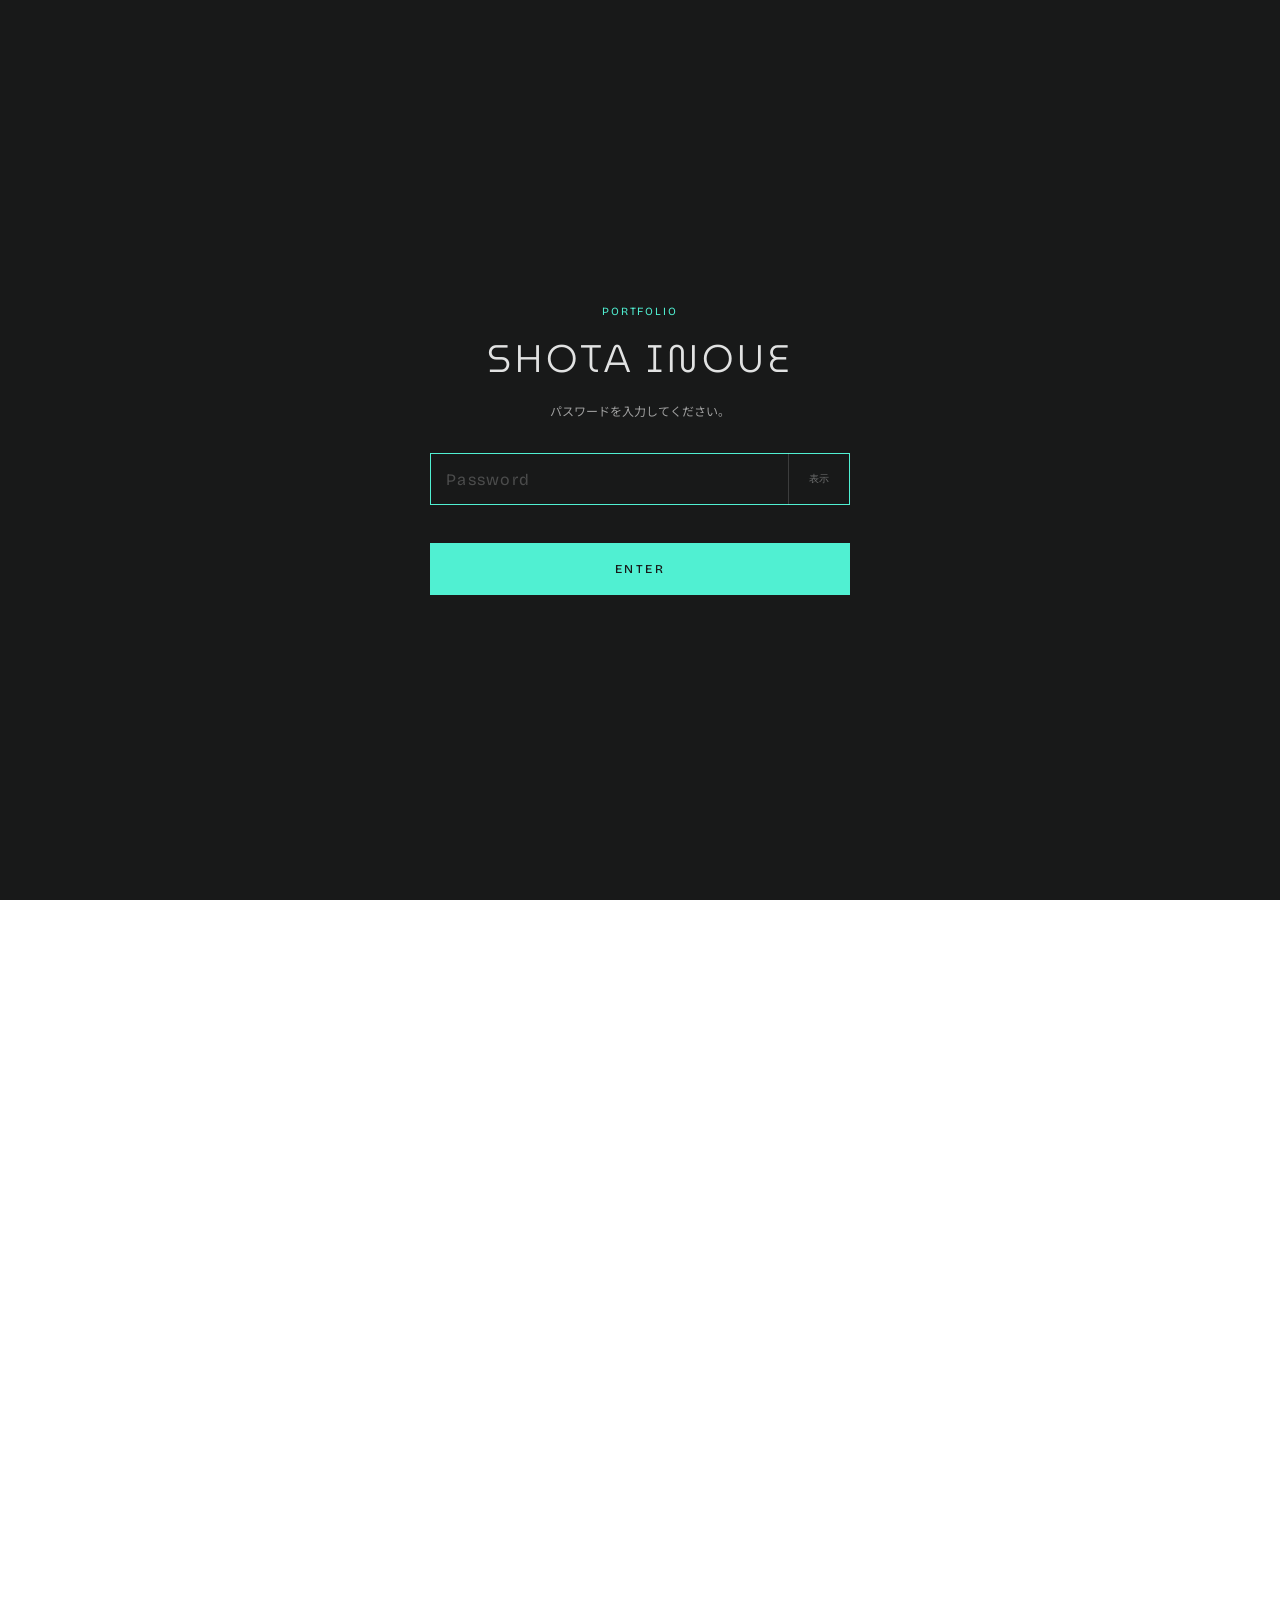
<file: index.html>
<!DOCTYPE html>
<html lang="ja">
<head>
<meta charset="UTF-8">
<meta name="viewport" content="width=device-width,initial-scale=1.0">
<title>SHOTA INOUE — tattaport</title>

<!-- 認証済みタブでは、読み込み直後のパスワード画面ちらつきを防ぐ -->
<script>
(function(){
  /* リロード時にブラウザが前回のスクロール位置へ戻すのを止める */
  try{
    if('scrollRestoration' in history){
      history.scrollRestoration = 'manual';
    }
  }catch(e){}

  try{
    if(sessionStorage.getItem('portfolioAccessHash')){
      document.documentElement.classList.add('access-session-hint');
    }else{
      /* パスワード画面が出る間は背面スクロールを禁止 */
      document.documentElement.classList.add('access-locked');
    }
  }catch(e){
    document.documentElement.classList.add('access-locked');
  }

  /* 万一 JS が読み込めなかった場合の保険（8秒でロック解除） */
  setTimeout(function(){
    if(!window.__portfolioJsReady){
      document.documentElement.classList.remove('access-locked');
    }
  }, 8000);
})();
</script>

<link rel="preconnect" href="https://fonts.googleapis.com">
<link href="https://fonts.googleapis.com/css2?family=MuseoModerno:wght@200;300;400;500;700&family=Bricolage+Grotesque:opsz,wght@12..96,300;12..96,400;12..96,500&family=Noto+Sans+JP:wght@300;400;500&display=swap" rel="stylesheet">

<link rel="stylesheet" href="css/style.css?v=motion-01">
<link rel="stylesheet" href="css/common.css?v=motion-01">

<script>
if(new URLSearchParams(window.location.search).get('works') === '1'){
  document.documentElement.classList.add('skip-opening');
}
</script>
</head>

<body>

<!-- SITE ACCESS GATE -->
<div class="site-access-gate" id="siteAccessGate" aria-hidden="true">
  <form class="site-access-card" id="siteAccessForm">
    <p class="site-access-eyebrow">PORTFOLIO</p>
    <h1 class="site-access-title">SHOTA INOUE</h1>
    <p class="site-access-text">パスワードを入力してください。</p>

    <label class="site-access-label" for="siteAccessPassword"></label>

    <div class="site-access-password-wrap">
      <input
        class="site-access-input"
        id="siteAccessPassword"
        type="password"
        autocomplete="current-password"
        placeholder="Password"
        required
      >

      <button
        class="site-access-toggle"
        type="button"
        aria-label="パスワードを表示"
        aria-pressed="false"
      >表示</button>
    </div>

    <p class="site-access-error" id="siteAccessError" aria-live="polite"></p>

    <button class="site-access-submit" type="submit">ENTER</button>
  </form>
</div>

<canvas id="dotsCanvas"></canvas>

<div id="loader">
  <div class="ld-logo-box"></div>
</div>

<div class="cursor" id="cur"></div>

<div class="nav-fixed" id="navFixed">
  <div class="nav-logo" id="navLogoBtn"></div>

  <button class="hamburger" id="ham" aria-label="menu">
    <span></span>
    <span></span>
    <span></span>
  </button>
</div>

<div class="mob-menu" id="mobMenu">
  <a href="#top" class="mob-link">Home</a>
  <a href="#works" class="mob-link">Works</a>
  <a href="#profile" class="mob-link">Profile</a>
  <a href="#skill" class="mob-link">Skill</a>
  <a href="#contact" class="mob-link">Contact</a>
</div>

<!-- TOP -->
<section id="top">
  <div class="top-photo"></div>

  <nav class="top-nav">
    <a href="#works">Works</a>
    <a href="#profile">Profile</a>
    <a href="#skill">Skill</a>
    <a href="#contact">Contact</a>
  </nav>

  <div class="top-content">

    <!--
      CMSのTop Title Graphicから
      SHOTA / INOUEを別SVGとして読み込みます。

      未登録の場合は従来テキストを表示します。
    -->
    <h1 class="top-name top-name-art" aria-label="SHOTA INOUE">

      <span class="lw top-title-line">
        <img
          class="top-title-image"
          id="topTitleShota"
          src=""
          alt="SHOTA"
        >
        <span class="li top-title-fallback">SHOTA</span>
      </span>

      <span class="lw top-title-line">
        <img
          class="top-title-image"
          id="topTitleInoue"
          src=""
          alt="INOUE"
        >
        <span class="li d2 top-title-fallback">INOUE</span>
      </span>

    </h1>

    <div class="top-tags">
      <p class="main">Graphic · Branding · UIUX · SNS · Editorial</p>
      <p class="italic">Design · Direction · Planning · Management</p>
    </div>
  </div>

  <div class="scroll-ind">
    <span>SCROLL</span>
    <div class="scroll-line-v"></div>
  </div>
</section>

<!-- WORKS -->
<section id="works">

  <div class="works-bg">
    <div class="works-bg-row">
      <div class="works-bg-track dir-left">
        <div class="works-bg-cell"></div>
        <div class="works-bg-cell"></div>
        <div class="works-bg-cell"></div>
        <div class="works-bg-cell"></div>
        <div class="works-bg-cell"></div>
        <div class="works-bg-cell"></div>
        <div class="works-bg-cell"></div>
        <div class="works-bg-cell"></div>
      </div>
    </div>

    <div class="works-bg-row">
      <div class="works-bg-track dir-right">
        <div class="works-bg-cell"></div>
        <div class="works-bg-cell"></div>
        <div class="works-bg-cell"></div>
        <div class="works-bg-cell"></div>
        <div class="works-bg-cell"></div>
        <div class="works-bg-cell"></div>
        <div class="works-bg-cell"></div>
        <div class="works-bg-cell"></div>
      </div>
    </div>

    <div class="works-bg-row">
      <div class="works-bg-track dir-left">
        <div class="works-bg-cell"></div>
        <div class="works-bg-cell"></div>
        <div class="works-bg-cell"></div>
        <div class="works-bg-cell"></div>
        <div class="works-bg-cell"></div>
        <div class="works-bg-cell"></div>
        <div class="works-bg-cell"></div>
        <div class="works-bg-cell"></div>
      </div>
    </div>
  </div>

  <div class="works-dark"></div>

  <div class="works-center">
    <div class="works-upper">
      <h2 class="works-title rv">WORKS</h2>

      <p class="works-sub rv">
        上流過程の要件定義から企画提案、グラフィックデザインまで一貫して行なっています。<br>
        プライベートではイラスト制作も取り組んでいます。
      </p>
    </div>

    <button class="works-viewall rv" id="viewAllBtn">View all</button>
  </div>
</section>

<!-- PROFILE -->
<section id="profile">

  <div class="profile-sp-hero">
    <div class="profile-sp-bg ph" id="profileBgSP"></div>
    <h2 class="profile-sp-title">PROFILE</h2>
  </div>

  <div class="profile-bg ph" id="profileBgPC"></div>

  <h2 class="profile-title-center">PROFILE</h2>

  <div class="profile-right rv">
    <p class="profile-name">井上 翔太</p>
    <p class="profile-name-en">Shota Inoue</p>

    <div class="profile-meta">
      <div>
        <div class="pm-label">Nickname</div>
        <div class="pm-val">たった</div>
      </div>

      <div>
        <div class="pm-label">Birth</div>
        <div class="pm-val">2000.06.09</div>
      </div>

      <div>
        <div class="pm-label">Hometown</div>
        <div class="pm-val">東京都 国立市</div>
      </div>
    </div>

    <p class="profile-text">
      2023年東京造形大学 グラフィックデザイン専攻を卒業。同年より株式会社LIVNEXにてCCO佐藤可士和氏監修のもと、グラフィックデザイン、UI/UX、ブランディング、アートディレクション、製品企画、社内MVV新設浸透 etc... の幅広い業務を一貫して行う。
    </p>

    <p class="profile-text-accent">
      大切にしているのは「本質思考」と「ノイズレス」。<br>
      対話を重ね、情報の優先順位を丁寧に整理しながら、簡潔で洗練された美しさと、モヤモヤのないストレスフリーな心地よさを形にします。<br><br>

      <span class="playful" id="playful">
        そこに、ちょっぴりの遊び心を添えて。
      </span>
    </p>
  </div>
</section>

<!-- SKILL -->
<section id="skill">

  <div class="skill-bg ph">
    <div class="mesh-container">
      <div class="color-circle c1"></div>
      <div class="color-circle c2"></div>
      <div class="color-circle c3"></div>
      <div class="color-circle c4"></div>
    </div>
  </div>

  <div class="skill-inner">

    <div class="skill-left">
      <h2 class="skill-title rv">SKILL</h2>

      <p class="skill-desc rv">
        グラフィック制作を中心に、簡単な動画編集まで対応可能です。<br>
        また、スプレッドシート・Miro・Backlog など、<br>
        企画進行・チームコラボツールの使用も可能です。
      </p>

      <div class="skill-vline"></div>
    </div>

    <div class="skill-right">

      <div class="rv">
        <div class="sg-head">Tool</div>

        <div class="sk-tool">
          <span class="sk-pill hi">Illustrator</span>
          <span class="sk-pill hi">Photoshop</span>
          <span class="sk-pill hi">Adobe XD</span>
          <span class="sk-pill hi">InDesign</span>
          <span class="sk-pill">Premiere Pro</span>
          <span class="sk-pill">Figma</span>
        </div>
      </div>

      <div class="rv">
        <div class="sg-head">Design</div>

        <div class="sk-design">
          <div class="sk-box hi"><span>グラフィックデザイン</span></div>
          <div class="sk-box hi"><span>WEBデザイン</span></div>
          <div class="sk-box hi"><span>UI・UXデザイン</span></div>
          <div class="sk-box hi"><span>ブランディング</span></div>
          <div class="sk-box hi"><span>ディレクション</span></div>
          <div class="sk-box"><span>コピーライティング</span></div>
        </div>
      </div>

      <div class="rv">
        <div class="sg-head">Strategy</div>

        <div class="sk-strategy">
          <span class="sk-pill">企画提案</span>
          <span class="sk-pill">要件定義</span>
          <span class="sk-pill">IA・情報設計</span>
          <span class="sk-pill">業務フロー改善</span>
          <span class="sk-pill">進行管理</span>
          <span class="sk-pill">SNS 運用</span>
          <span class="sk-pill">CMS 運用</span>
          <span class="sk-pill">GA4 運用</span>
        </div>
      </div>

    </div>
  </div>
</section>

<!-- CONTACT -->
<section id="contact">

  <div class="contact-body">
    <div class="contact-stack">

      <h2 class="contact-title rv">CONTACT</h2>

      <div class="contact-img ph">
        <div class="mesh-container">
          <div class="color-circle c1"></div>
          <div class="color-circle c2"></div>
          <div class="color-circle c3"></div>
          <div class="color-circle c4"></div>
        </div>
      </div>

      <p class="contact-sub">お問い合わせはこちらから</p>

      <a href="mailto:tattalineart@gmail.com" class="contact-email-btn">
        tattalineart@gmail.com
      </a>
    </div>
  </div>

  <footer class="contact-footer">
    <div class="cf-links">
      <a href="#top">HOME</a>
      <a href="#works">WORKS</a>
      <a href="#profile">PROFILE</a>
      <a href="#skill">SKILL</a>
      <a href="#contact">CONTACT</a>
    </div>

    <div class="footer-logo"></div>
  </footer>
</section>

<!-- WORKS ALL -->
<div id="works-all">
  <div class="wa-body" id="waBody">
    <a href="#" class="wa-back" id="waBack">Back to HOME</a>
    <div id="waGridContainer"></div>
  </div>
</div>

<script src="js/common.js?v=motion-01"></script>
<script src="js/main.js?v=motion-01"></script>

</body>
</html>
</file>
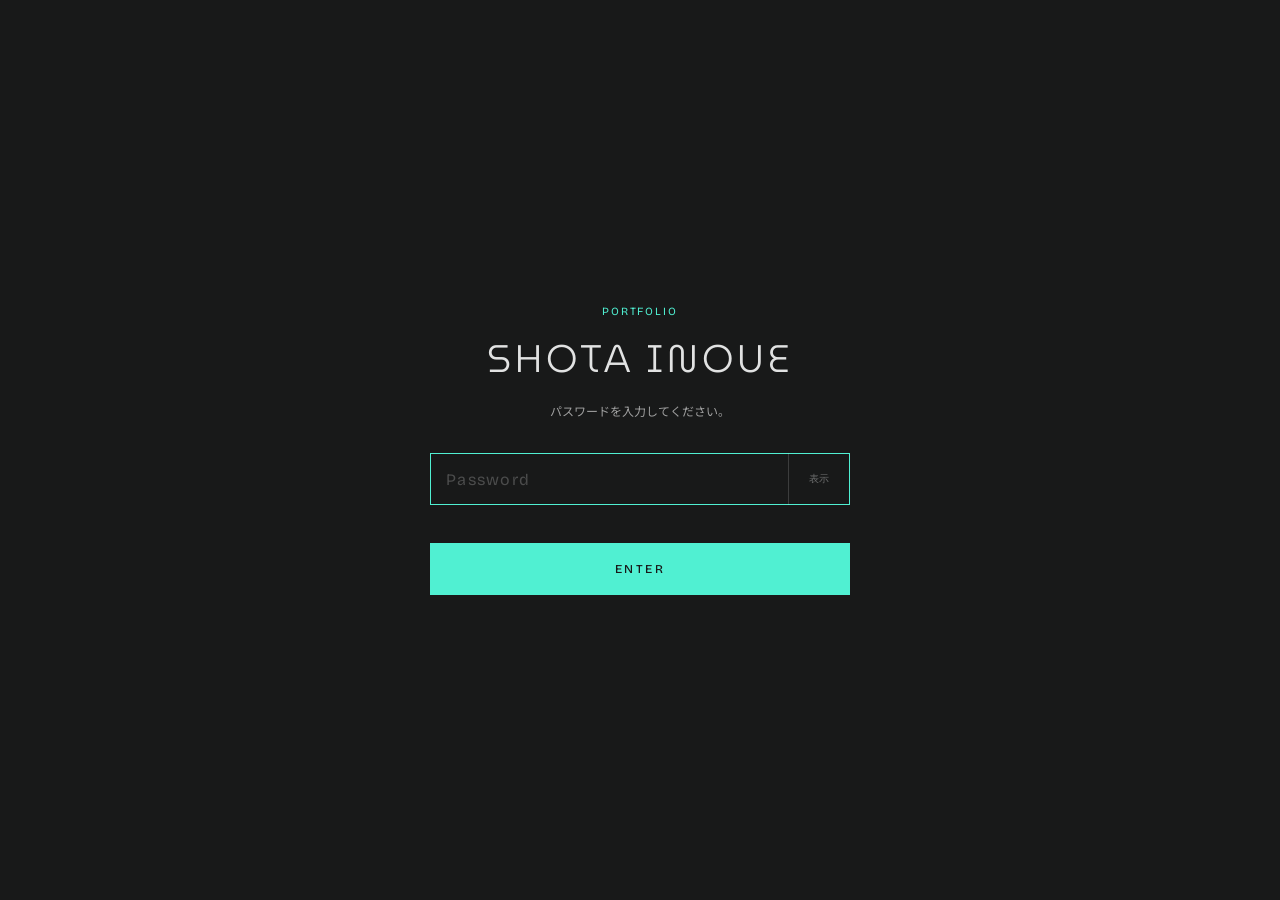
<file: detail.html>
<!DOCTYPE html>
<html lang="ja">
<head>
<meta charset="UTF-8">
<meta name="viewport" content="width=device-width,initial-scale=1.0">
<title>Work — SHOTA INOUE</title>

<!-- 認証済みタブでは、読み込み直後のパスワード画面ちらつきを防ぐ -->
<script>
(function(){
  try{
    if('scrollRestoration' in history){
      history.scrollRestoration = 'manual';
    }
  }catch(e){}

  try{
    if(sessionStorage.getItem('portfolioAccessHash')){
      document.documentElement.classList.add('access-session-hint');
    }else{
      document.documentElement.classList.add('access-locked');
    }
  }catch(e){
    document.documentElement.classList.add('access-locked');
  }

  /* 万一 JS が読み込めなかった場合の保険（8秒でロック解除） */
  setTimeout(function(){
    if(!window.__portfolioJsReady){
      document.documentElement.classList.remove('access-locked');
    }
  }, 8000);
})();
</script>

<link rel="preconnect" href="https://fonts.googleapis.com">
<link href="https://fonts.googleapis.com/css2?family=MuseoModerno:wght@200;300;400;500;700&family=Bricolage+Grotesque:opsz,wght@12..96,300;12..96,400;12..96,500&family=Noto+Sans+JP:wght@300;400;500&display=swap" rel="stylesheet">
<link rel="stylesheet" href="css/detail.css?v=motion-01">
<link rel="stylesheet" href="css/common.css?v=motion-01">
</head>
<body>

<!-- SITE ACCESS GATE -->
<div class="site-access-gate" id="siteAccessGate" aria-hidden="true">
  <form class="site-access-card" id="siteAccessForm">
    <p class="site-access-eyebrow">PORTFOLIO</p>
    <h1 class="site-access-title">SHOTA INOUE</h1>
    <p class="site-access-text">パスワードを入力してください。</p>

    <label class="site-access-label" for="siteAccessPassword"></label>

    <div class="site-access-password-wrap">
      <input
        class="site-access-input"
        id="siteAccessPassword"
        type="password"
        autocomplete="current-password"
        placeholder="Password"
        required
      >

      <button
        class="site-access-toggle"
        type="button"
        aria-label="パスワードを表示"
        aria-pressed="false"
      >表示</button>
    </div>

    <p class="site-access-error" id="siteAccessError" aria-live="polite"></p>

    <button class="site-access-submit" type="submit">ENTER</button>
  </form>
</div>

<!-- BACKGROUND DOTS -->
<canvas id="dotsCanvas"></canvas>

<!-- CURSOR -->
<div class="cursor" id="cur"></div>

<!-- NAV -->
<a href="index.html" class="nav-logo" id="navLogoBtn"></a>
<button class="hamburger" id="ham" aria-label="menu">
  <span></span><span></span><span></span>
</button>

<!-- MOBILE MENU -->
<div class="mob-menu" id="mobMenu">
  <a href="index.html#top">Home</a>
  <a href="index.html#works">Works</a>
  <a href="index.html#profile">Profile</a>
  <a href="index.html#skill">Skill</a>
  <a href="index.html#contact">Contact</a>
</div>

<div class="page">

  <!-- BACK LINK -->
  <a href="index.html?works=1" class="back-link" id="backLink">Back to WORKS</a>

  <!-- HERO -->
  <section class="hero">
    <h1 class="hero-title rv" id="heroTitle">Work Title</h1>
    <p class="hero-lead rv" id="heroLead">コンテンツこの文章はダミーです。文字の大きさ、量、字間、行間を確認するために入れています。コンテンツこの文章はダミーです。文字の大きさ、量、字間、行間を確認するために入れています。</p>
  </section>

  <!-- DATA -->
  <section class="data-section">
    <div class="data-list rv">
      <div><span class="lbl">Client</span>SOTOYA</div>
      <div><span class="lbl">Year</span>2024</div>
      <div><span class="lbl">Art Direction</span>SHOTA INOUE</div>
      <div><span class="lbl">Design</span>SHOTA INOUE</div>
      <div><span class="lbl">Direction</span>SHOTA INOUE</div>
      <div><span class="lbl">Tools</span>Illustrator / Photoshop / Indesign</div>
    </div>
  </section>

  <!-- IMAGES
       画像未設定の .ph は CSS で display:none。
       CMS から画像が渡った場合は JS が img-row を動的に生成するため
       デフォルトの .ph グラデーション枠は表示されない。 -->
  <section class="images">
    <div class="img-row cols-1 rv">
      <div class="ph"></div>
    </div>
    <div class="img-row cols-2 rv">
      <div class="ph"></div>
      <div class="ph"></div>
    </div>
    <div class="img-row cols-1 rv">
      <div class="ph"></div>
    </div>
    <div class="img-row cols-3 rv">
      <div class="ph"></div>
      <div class="ph"></div>
      <div class="ph"></div>
    </div>
    <div class="img-row cols-2 rv">
      <div class="ph"></div>
      <div class="ph"></div>
    </div>
  </section>

  <!-- FOOTER -->
  <footer class="contact-footer">
    <div class="cf-links">
      <a href="index.html#top">HOME</a>
      <a href="index.html#works">WORKS</a>
      <a href="index.html#profile">PROFILE</a>
      <a href="index.html#skill">SKILL</a>
      <a href="index.html#contact">CONTACT</a>
    </div>
    <div class="footer-logo"></div>
  </footer>

</div>

<script src="js/common.js?v=motion-01"></script>
<script src="js/detail.js?v=motion-01"></script>
</body>
</html>
</file>
<file: css/style.css>
*,
*::before,
*::after {
  box-sizing: border-box;
  margin: 0;
  padding: 0;
}
:root {
  --bg: #181919;
  --bg2: #181919;
  --accent: #50f0d2;
  --text: #e1e2e2;
  --text-dim: rgba(225, 226, 226, 0.42);
  --text-mid: rgba(225, 226, 226, 0.68);
  --ff-disp: 'MuseoModerno', sans-serif;
  --ff-sm: 'Bricolage Grotesque', sans-serif;
  --ff-jp: 'Noto Sans JP', sans-serif;
  --eoe: cubic-bezier(0.16, 1, 0.3, 1);
  --eio: cubic-bezier(0.65, 0, 0.35, 1);
  --ph: linear-gradient(135deg, #1e2323 0%, #181919 40%, #1a1e1e 100%);
  --safe-x: calc((3.5rem + 64px) * 1.5);
}

html {
  overflow-y: scroll;
  height: 100%;
  scroll-behavior: auto;
  overscroll-behavior-y: none;
}

body {
  background: transparent;
  color: var(--text);
  font-family: var(--ff-jp);
  overflow-x: hidden;
  cursor: none;
  position: relative;
}

section {
  height: 100vh;
  height: 100dvh;
  position: relative;
  overflow: hidden;
  z-index: 1;
  background: transparent;
}

.ph {
  background: var(--ph);
  position: relative;
  display: flex;
  align-items: center;
  justify-content: center;
}

/* MESH GRADIENT */
.mesh-container {
  position: absolute;
  inset: 0;
  overflow: hidden;
  pointer-events: none;
  z-index: 0;
  background: #000;
  will-change: transform;
}

.mesh-container .color-circle {
  position: absolute;
  width: 120vmax;
  height: 120vmax;
  border-radius: 50%;
  opacity: 0.4;
}

.mesh-container .c1 {
  background: radial-gradient(circle, rgba(1, 79, 88, 1) 0%, rgba(1, 79, 88, 0) 70%);
  top: -40%;
  left: -30%;
}

.mesh-container .c2 {
  background: radial-gradient(circle, rgba(16, 78, 74, 1) 0%, rgba(16, 78, 74, 0) 70%);
  top: -60%;
  right: -20%;
}

.mesh-container .c3 {
  background: radial-gradient(circle, rgba(126, 62, 44, 1) 0%, rgba(126, 62, 44, 0) 70%);
  bottom: -40%;
  left: -20%;
}

.mesh-container .c4 {
  background: radial-gradient(circle, rgba(138, 101, 56, 1) 0%, rgba(138, 101, 56, 0) 70%);
  bottom: -50%;
  right: -30%;
}

/* LOADER */
#loader {
  position: fixed;
  inset: 0;
  background: #181919;
  z-index: 10000;
  display: flex;
  align-items: center;
  justify-content: center;
}

.ld-logo-box {
  width: 64px;
  height: 64px;
  background: #1e2323;
  position: relative;
  overflow: hidden;
  transform: scale(0);
  animation: ldZoomIn 0.55s var(--eoe) 0.1s forwards;
}

@keyframes ldZoomIn {
  from {
    transform: scale(0);
  }
  to {
    transform: scale(1);
  }
}

#loader.done {
  pointer-events: none;
  animation: ldOut 0.45s var(--eio) forwards;
}

@keyframes ldOut {
  to {
    opacity: 0;
  }
}

/* NAV BAR */
.nav-fixed {
  position: fixed;
  inset: 0;
  z-index: 501;
  pointer-events: none;
  opacity: 0;
  visibility: hidden;
  transition:
    opacity 0.5s ease,
    visibility 0.5s ease;
}

.nav-fixed.show {
  opacity: 1;
  visibility: visible;
}

.nav-fixed > * {
  pointer-events: auto;
}

.nav-logo {
  position: absolute;
  left: calc(var(--safe-x) / 2);
  top: 50dvh;
  transform: translate(-50%, -50%);
  width: 48px;
  height: 48px;
  background: #1e2323;
  overflow: hidden;
  cursor: pointer;
  z-index: 501;
  transition: transform 0.3s var(--eoe);
}

.nav-logo::after {
  content: ' ';
  position: absolute;
  inset: 0;
  display: flex;
  align-items: center;
  justify-content: center;
  font-family: var(--ff-sm);
  font-size: 8.5px;
  font-weight: 400;
  letter-spacing: 0.2em;
  color: rgba(225, 226, 226, 0.25);
  text-transform: uppercase;
}

.nav-logo:hover {
  transform: translate(-50%, -50%) scale(1.05);
}

.hamburger {
  position: absolute;
  right: calc(var(--safe-x) / 2);
  top: 50dvh;
  transform: translate(50%, -50%);
  cursor: pointer;
  background: none;
  border: none;
  padding: 0;
  width: 48px;
  height: 48px;
  z-index: 501;
}

.hamburger span {
  display: block;
  width: 34px;
  height: 1.8px;
  background: var(--text);
  position: absolute;
  left: 7px;
  transition:
    transform 0.3s ease,
    opacity 0.2s ease,
    top 0.28s ease,
    background 0.25s;
}

.hamburger span:nth-child(1) {
  top: 17px;
}
.hamburger span:nth-child(2) {
  top: 24px;
}
.hamburger span:nth-child(3) {
  top: 31px;
}

.hamburger.open span:nth-child(1) {
  top: 24px;
  transform: rotate(45deg);
  background: var(--accent);
}

.hamburger.open span:nth-child(2) {
  opacity: 0;
}

.hamburger.open span:nth-child(3) {
  top: 24px;
  transform: rotate(-45deg);
  background: var(--accent);
}

.top-nav {
  position: absolute;
  right: 13vw;
  top: 50dvh;
  transform: translateY(-50%);
  z-index: 50;
  display: flex;
  flex-direction: column;
  align-items: flex-end;
  gap: 0.9rem;
}

.top-nav a {
  font-family: var(--ff-disp);
  font-weight: 400;
  font-size: clamp(0.95rem, 1.3vw, 1.15rem);
  letter-spacing: 0.08em;
  color: var(--accent);
  text-decoration: none;
  text-transform: uppercase;
  transition:
    letter-spacing 0.3s var(--eoe),
    opacity 0.2s;
  opacity: 0;
  transform: translateY(8px);
}

body.loaded .top-nav a {
  animation: tnFadeUp 0.45s var(--eoe) forwards;
}

body.loaded .top-nav a:nth-child(1) {
  animation-delay: 0.5s;
}
body.loaded .top-nav a:nth-child(2) {
  animation-delay: 0.56s;
}
body.loaded .top-nav a:nth-child(3) {
  animation-delay: 0.62s;
}
body.loaded .top-nav a:nth-child(4) {
  animation-delay: 0.68s;
}

@keyframes tnFadeUp {
  to {
    opacity: 1;
    transform: translateY(0);
  }
}

.top-nav a:hover {
  letter-spacing: 0.16em;
}

/* MOBILE MENU */
.mob-menu {
  display: flex;
  position: fixed;
  inset: 0;
  background: rgba(24, 25, 25, 0.97);
  backdrop-filter: blur(12px);
  z-index: 500;
  flex-direction: column;
  align-items: center;
  justify-content: center;
  gap: 1.6rem;
  opacity: 0;
  visibility: hidden;
  transition:
    opacity 0.45s var(--eoe),
    visibility 0.45s;
}

.mob-menu.open {
  opacity: 1;
  visibility: visible;
}

.mob-menu a {
  font-family: var(--ff-disp);
  font-size: 2rem;
  font-weight: 300;
  letter-spacing: 0.14em;
  color: var(--text);
  text-decoration: none;
  text-transform: uppercase;
  position: relative;
  opacity: 0;
  transform: translateY(28px);
  transition:
    opacity 0.5s var(--eoe),
    transform 0.5s var(--eoe),
    color 0.25s,
    letter-spacing 0.3s;
}

.mob-menu.open a {
  opacity: 1;
  transform: translateY(0);
}

.mob-menu.open a:nth-child(1) {
  transition-delay: 0.18s;
}
.mob-menu.open a:nth-child(2) {
  transition-delay: 0.26s;
}
.mob-menu.open a:nth-child(3) {
  transition-delay: 0.34s;
}
.mob-menu.open a:nth-child(4) {
  transition-delay: 0.42s;
}
.mob-menu.open a:nth-child(5) {
  transition-delay: 0.5s;
}

.mob-menu a:hover {
  color: var(--accent);
  letter-spacing: 0.22em;
}

/* HOME */
.top-photo {
  position: absolute;
  inset: 0;
}

.top-content {
  position: absolute;
  left: var(--safe-x);
  top: 50dvh;
  transform: translateY(-50%);
  z-index: 2;
}

.top-name {
  font-family: var(--ff-disp);
  font-weight: 200;
  font-size: clamp(2.25rem, 4.25vw, 3.75rem);
  letter-spacing: 0.14em;
  line-height: 1.3;
  text-transform: uppercase;
  color: var(--text);
}

.top-name .lw {
  overflow: hidden;
  display: block;
}

.top-name .li {
  display: block;
  transform: translateY(110%);
}

body.loaded .top-name .li {
  animation: lineUp 0.7s var(--eoe) 0.1s forwards;
}

body.loaded .top-name .li.d2 {
  animation-delay: 0.18s;
}

.top-tags {
  margin-top: 1.9rem;
  opacity: 0;
}

body.loaded .top-tags {
  animation: fadeIn 0.45s ease 0.35s forwards;
}

.top-tags p {
  font-family: var(--ff-sm);
  font-weight: 400;
  font-size: clamp(13.75px, 1.4vw, 17.5px);
  letter-spacing: 0.1em;
  line-height: 1.95;
}

.top-tags p.main {
  color: var(--accent);
}

.top-tags p.italic {
  font-style: italic;
  color: var(--text);
  font-weight: 300;
}

.scroll-ind {
  position: absolute;
  bottom: 0;
  left: 50%;
  transform: translateX(-50%);
  display: flex;
  flex-direction: column;
  align-items: center;
  gap: 0.55rem;
  z-index: 2;
  opacity: 0;
}

body.loaded .scroll-ind {
  animation: fadeIn 0.45s ease 0.8s forwards;
}

.scroll-ind span {
  font-family: var(--ff-disp);
  font-weight: 400;
  font-size: 12px;
  letter-spacing: 0.12em;
  color: var(--text);
  text-transform: uppercase;
}

.scroll-line-v {
  width: 2px;
  height: 54px;
  background: rgba(80, 240, 210, 0.18);
  position: relative;
  overflow: hidden;
}

.scroll-line-v::after {
  content: '';
  position: absolute;
  inset: 0;
  background: var(--accent);
  animation: slideV 2s ease-in-out infinite 1.4s;
}

@keyframes slideV {
  0% {
    transform: translateY(-100%);
  }
  100% {
    transform: translateY(220%);
  }
}

@keyframes lineUp {
  from {
    transform: translateY(110%);
  }
  to {
    transform: translateY(0);
  }
}

@keyframes fadeIn {
  to {
    opacity: 1;
  }
}

/* WORKS */
.works-bg {
  position: absolute;
  inset: 0;
  z-index: 1;
  display: grid;
  grid-template-rows: 1fr 1fr 1fr;
}

.works-bg-row {
  overflow: hidden;
  position: relative;
  display: flex;
}

.works-bg-track {
  display: flex;
  flex-shrink: 0;
  width: max-content;
}

.works-bg-track.dir-left {
  animation: slideLeft 40s linear infinite;
}

.works-bg-track.dir-right {
  animation: slideRight 40s linear infinite;
}

.works-bg-cell {
  width: 28vw;
  height: 100%;
  flex-shrink: 0;
  background: var(--ph);
  margin-right: 2px;
  display: flex;
  align-items: center;
  justify-content: center;
  position: relative;
}

.works-bg-cell.has-img::after {
  display: none;
}

@keyframes slideLeft {
  from {
    transform: translateX(0);
  }
  to {
    transform: translateX(-50%);
  }
}

@keyframes slideRight {
  from {
    transform: translateX(-50%);
  }
  to {
    transform: translateX(0);
  }
}

.works-dark {
  position: absolute;
  inset: 0;
  z-index: 2;
  background: rgba(24, 25, 25, 0.9);
}

.works-center {
  position: absolute;
  inset: 0;
  z-index: 3;
  display: flex;
  flex-direction: column;
  align-items: center;
  justify-content: space-between;
  padding: 16dvh 0 16dvh;
}

.works-upper {
  display: flex;
  flex-direction: column;
  align-items: center;
  gap: 1.1rem;
}

.works-title {
  font-family: var(--ff-disp);
  font-weight: 200;
  font-size: clamp(2.4rem, 5vw, 4.4rem);
  letter-spacing: 0.08em;
  text-transform: uppercase;
  color: var(--accent);
  line-height: 1.4;
}

.works-sub {
  font-family: var(--ff-jp);
  font-weight: 400;
  font-size: 14px;
  letter-spacing: 0.08em;
  color: var(--text);
  text-align: center;
  line-height: 2.05;
}

.works-viewall {
  display: inline-block;
  border: 1px solid var(--text);
  color: var(--text);
  font-family: var(--ff-sm);
  font-weight: 460;
  font-size: 13px;
  letter-spacing: 0.3em;
  text-transform: uppercase;
  text-decoration: none;
  padding: 18px 72px;
  position: relative;
  overflow: hidden;
  transition: color 0.3s ease 0.5s;
  cursor: pointer;
  background: none;
}

.works-viewall::before {
  content: '';
  position: absolute;
  inset: 0;
  background: var(--text);
  transform: translateY(105%);
  transition: transform 0.4s var(--eoe) 0.5s;
  z-index: -1;
}

.works-viewall:hover {
  color: var(--bg);
  transition: color 0.3s ease 0s;
}

.works-viewall:hover::before {
  transform: translateY(0);
  transition: transform 0.35s var(--eoe) 0s;
}

/* PROFILE */
#profile {
  position: relative;
}

.profile-bg {
  position: absolute;
  left: 0;
  top: 0;
  bottom: 0;
  width: 50%;
  z-index: 1;
}

.profile-bg.has-slides::after,
.profile-sp-bg.has-slides::after {
  display: none;
}

.profile-slide {
  position: absolute;
  inset: 0;
  background-size: cover;
  background-position: center;
  opacity: 0;
  transition: opacity 1.2s ease;
  z-index: 1;
}

.profile-slide.active {
  opacity: 1;
  z-index: 2;
}

.profile-title-center {
  position: absolute;
  left: 50%;
  top: 50%;
  transform: translate(-50%, -50%);
  z-index: 3;
  writing-mode: vertical-rl;
  font-family: var(--ff-disp);
  font-weight: 200;
  font-size: clamp(2.4rem, 5vw, 4.4rem);
  letter-spacing: 0.08em;
  text-transform: uppercase;
  color: var(--accent);
  line-height: 1;
  padding: 0 0.3rem;
}

.profile-right {
  position: absolute;
  right: 0;
  top: 0;
  bottom: 0;
  width: 50%;
  z-index: 2;
  display: flex;
  flex-direction: column;
  justify-content: center;
  padding: 3rem var(--safe-x) 3rem 8vw;
  overflow-y: auto;
  scrollbar-width: none;
}

.profile-right::-webkit-scrollbar {
  display: none;
}

.profile-name {
  font-family: var(--ff-jp);
  font-weight: 500;
  font-size: clamp(1.4rem, 2.6vw, 1.9rem);
  letter-spacing: 0.08em;
  margin-bottom: 0.3rem;
  line-height: 1;
}

.profile-name-en {
  font-family: var(--ff-sm);
  font-weight: 400;
  font-size: 12px;
  letter-spacing: 0.08em;
  color: var(--accent);
  margin-bottom: 2rem;
}

.profile-meta {
  display: grid;
  grid-template-columns: repeat(3, auto);
  gap: 0.7rem 2.5rem;
  margin-bottom: 2rem;
  width: fit-content;
}

.pm-label {
  font-family: var(--ff-sm);
  font-size: 10px;
  letter-spacing: 0.1em;
  color: var(--accent);
  margin-bottom: 0.3rem;
  text-transform: none;
}

.pm-val {
  font-family: var(--ff-jp);
  font-size: 15px;
  color: var(--text);
  font-weight: 380;
}

.profile-text {
  font-family: var(--ff-jp);
  font-size: 14px;
  line-height: 2.05;
  color: var(--text);
  margin-bottom: 1.3rem;
}

.profile-text-accent {
  font-family: var(--ff-jp);
  font-size: 14px;
  line-height: 2.05;
  color: var(--text);
}

/* PROFILE：右側（SPは下側）の要素をリスト状に順番で登場させる */
.profile-right.rv {
  /* この要素自体は動かさず、直下の子要素をひとつずつ登場させる */
  opacity: 1;
  transform: none;
  transition: none;
}

.profile-right.rv > * {
  opacity: 0;
  transform: translateY(22px);
  filter: blur(6px);
  transition:
    opacity 0.7s var(--eoe),
    transform 0.8s var(--eoe),
    filter 0.8s var(--eoe);
}

.profile-right.rv.vis > * {
  opacity: 1;
  transform: none;
  filter: blur(0);
}

.profile-right.rv.vis > *:nth-child(1) {
  transition-delay: 0.05s;
}
.profile-right.rv.vis > *:nth-child(2) {
  transition-delay: 0.14s;
}
.profile-right.rv.vis > *:nth-child(3) {
  transition-delay: 0.23s;
}
.profile-right.rv.vis > *:nth-child(4) {
  transition-delay: 0.32s;
}
.profile-right.rv.vis > *:nth-child(5) {
  transition-delay: 0.41s;
}

/* PLAYFUL */
.playful {
  display: inline-block;
  position: relative;
  cursor: pointer;
  color: var(--text);
  transition: letter-spacing 0.35s var(--eoe);
  -webkit-tap-highlight-color: transparent;
  transform-origin: center;
  animation: playfulHint 3s ease-in-out infinite;
}

.playful:hover {
  letter-spacing: 0.02em;
}

.playful.poked {
  animation: playfulPoke 0.9s var(--eoe) forwards;
  pointer-events: none;
}

@keyframes playfulPoke {
  0% {
    color: var(--text);
    transform: rotate(0) scale(1);
  }
  10% {
    color: var(--playful-c, var(--accent));
    transform: rotate(-1.5deg) scale(1.04);
  }
  25% {
    color: var(--playful-c, var(--accent));
    transform: rotate(1deg) scale(1.04);
  }
  40% {
    color: var(--playful-c, var(--accent));
    transform: rotate(-0.5deg);
  }
  60% {
    color: var(--playful-c, var(--accent));
    transform: rotate(0) scale(1);
  }
  100% {
    color: var(--text);
    transform: rotate(0) scale(1);
  }
}

@keyframes playfulHint {
  0%,
  82%,
  100% {
    transform: rotate(0);
  }
  85% {
    transform: rotate(-0.9deg);
  }
  88% {
    transform: rotate(0.7deg);
  }
  91% {
    transform: rotate(-0.4deg);
  }
  95% {
    transform: rotate(0);
  }
}

.spark {
  position: fixed;
  pointer-events: none;
  z-index: 9000;
  font-size: 14px;
  color: var(--accent);
  opacity: 0;
  user-select: none;
  will-change: transform, opacity;
}

.spark.fly {
  animation: sparkFly 1.1s var(--eoe) forwards;
}

@keyframes sparkFly {
  0% {
    opacity: 0;
    transform: translate(-50%, -50%) scale(0.4) rotate(0);
  }
  20% {
    opacity: 1;
  }
  100% {
    opacity: 0;
    transform: translate(calc(-50% + var(--dx)), calc(-50% + var(--dy))) scale(1) rotate(var(--rot));
  }
}

.profile-sp-hero {
  display: none;
}

/* SKILL */
#skill {
  position: relative;
}

.skill-bg {
  position: absolute;
  left: 0;
  right: 0;
  top: 15vh;
  bottom: 15vh;
  z-index: 1;
}

.skill-bg::after {
  content: '';
  position: absolute;
  inset: 0;
  background: rgba(24, 25, 25, 0.55);
}

.skill-inner {
  position: relative;
  z-index: 2;
  height: 100%;
  display: grid;
  grid-template-columns: 1fr 1fr;
}

.skill-left {
  position: relative;
  display: flex;
  flex-direction: column;
  justify-content: center;
  align-items: flex-start;
  padding: 0 5vw 0 14vw;
}

.skill-title {
  font-family: var(--ff-disp);
  font-weight: 200;
  font-size: clamp(3rem, 5vw, 5.5rem);
  letter-spacing: 0.07em;
  text-transform: uppercase;
  color: var(--accent);
  line-height: 1;
  margin-bottom: 1.5rem;
}

.skill-desc {
  font-family: var(--ff-jp);
  font-size: clamp(12px, 1vw, 17px);
  line-height: 1.75;
  color: var(--text);
}

.skill-vline {
  position: absolute;
  right: 0;
  top: 50%;
  transform: translateY(-50%);
  width: 1px;
  height: 60%;
  background: var(--text);
  opacity: 0.65;
}

.skill-right {
  display: flex;
  flex-direction: column;
  justify-content: center;
  align-items: stretch;
  padding: 0 13vw 0 4vw;
  gap: clamp(1.8rem, 3.5vh, 3.5rem);
}

.sg-head {
  font-family: var(--ff-sm);
  font-weight: 400;
  font-size: clamp(14px, 1.15vw, 21px);
  letter-spacing: 0.03em;
  color: var(--accent);
  margin-bottom: clamp(0.6rem, 1vh, 1rem);
  text-transform: none;
}

.sk-tool,
.sk-design {
  display: grid;
  grid-template-columns: repeat(3, minmax(0, 1fr));
  gap: clamp(7px, 0.65vw, 13px);
  width: 100%;
}

.sk-tool .sk-pill,
.sk-design .sk-box,
.sk-strategy .sk-pill {
  font-family: var(--ff-sm);
  font-weight: 400;
  font-size: clamp(11px, 1vw, 18px);
  letter-spacing: -0.03em;
  border: 1.5px solid rgba(225, 226, 226, 0.72);
  color: var(--text);
  background: rgba(0, 0, 0, 0.08);
  height: clamp(36px, 2.7vw, 54px);
  display: flex;
  align-items: center;
  justify-content: center;
  white-space: nowrap;
}

.sk-tool .sk-pill,
.sk-strategy .sk-pill {
  padding: 0 8px;
  border-radius: 40px;
  min-width: 0;
}

.sk-design .sk-box {
  padding: 0 5px;
  text-align: center;
}

.sk-tool .sk-pill.hi,
.sk-design .sk-box.hi {
  border-color: var(--accent);
  color: var(--accent);
}

.sk-strategy {
  display: grid;
  grid-template-columns: repeat(4, minmax(0, 1fr));
  gap: clamp(7px, 0.65vw, 13px);
  width: 100%;
}

.sk-strategy .sk-pill {
  font-size: clamp(10px, 0.85vw, 16px);
  letter-spacing: 0;
}

/* SKILL：右側（SPは下側）のグリッド項目を対角線状に順番で登場させる */
.sk-tool .sk-pill,
.sk-design .sk-box,
.sk-strategy .sk-pill {
  opacity: 0;
  transform: translate(-10px, 10px) scale(0.94);
  transition:
    opacity 0.55s var(--eoe),
    transform 0.6s var(--eoe);
}

.rv.vis .sk-tool .sk-pill,
.rv.vis .sk-design .sk-box,
.rv.vis .sk-strategy .sk-pill {
  opacity: 1;
  transform: none;
}

/* Tool / Design は3列グリッド。対角線（行+列）の順に遅延を付ける */
.rv.vis .sk-tool .sk-pill:nth-child(1),
.rv.vis .sk-design .sk-box:nth-child(1) {
  transition-delay: 0.05s;
}
.rv.vis .sk-tool .sk-pill:nth-child(2),
.rv.vis .sk-design .sk-box:nth-child(2),
.rv.vis .sk-tool .sk-pill:nth-child(4),
.rv.vis .sk-design .sk-box:nth-child(4) {
  transition-delay: 0.12s;
}
.rv.vis .sk-tool .sk-pill:nth-child(3),
.rv.vis .sk-design .sk-box:nth-child(3),
.rv.vis .sk-tool .sk-pill:nth-child(5),
.rv.vis .sk-design .sk-box:nth-child(5) {
  transition-delay: 0.19s;
}
.rv.vis .sk-tool .sk-pill:nth-child(6),
.rv.vis .sk-design .sk-box:nth-child(6) {
  transition-delay: 0.26s;
}

/* Strategy は4列グリッド。同じく対角線の順に遅延を付ける */
.rv.vis .sk-strategy .sk-pill:nth-child(1) {
  transition-delay: 0.05s;
}
.rv.vis .sk-strategy .sk-pill:nth-child(2),
.rv.vis .sk-strategy .sk-pill:nth-child(5) {
  transition-delay: 0.11s;
}
.rv.vis .sk-strategy .sk-pill:nth-child(3),
.rv.vis .sk-strategy .sk-pill:nth-child(6) {
  transition-delay: 0.17s;
}
.rv.vis .sk-strategy .sk-pill:nth-child(4),
.rv.vis .sk-strategy .sk-pill:nth-child(7) {
  transition-delay: 0.23s;
}
.rv.vis .sk-strategy .sk-pill:nth-child(8) {
  transition-delay: 0.29s;
}

/* CONTACT */
#contact {
  display: flex;
  flex-direction: column;
  position: relative;
}

.contact-body {
  position: relative;
  z-index: 2;
  flex: 1;
  display: flex;
  align-items: center;
  justify-content: center;
  padding: 5vh 5vw 0;
}

.contact-stack {
  position: relative;
  display: flex;
  flex-direction: column;
  align-items: center;
  width: min(460px, 88vw);
}

.contact-title {
  font-family: var(--ff-disp);
  font-weight: 200;
  font-variation-settings: 'wght' 200;
  font-size: clamp(2.4rem, 5.5vw, 4.6rem);
  letter-spacing: 0.08em;
  text-transform: uppercase;
  color: var(--accent);
  line-height: 1;
  position: relative;
  z-index: 3;
  margin-bottom: -0.55em;
  transform-origin: center;
}

/* CONTACT：タイトルを呼吸するように変体フォントのウェイトで脈動させる */
body.loaded .contact-title {
  animation: contactBreathe 4.8s ease-in-out infinite;
}

@keyframes contactBreathe {
  0%,
  100% {
    font-variation-settings: 'wght' 200;
    transform: scale(1);
  }
  50% {
    font-variation-settings: 'wght' 230;
    transform: scale(1.018);
  }
}

@media (prefers-reduced-motion: reduce) {
  body.loaded .contact-title {
    animation: none;
  }
}

.contact-sub {
  position: absolute;
  top: 22%;
  left: 50%;
  transform: translateX(-50%);
  font-family: var(--ff-jp);
  font-size: 14px;
  letter-spacing: 0.08em;
  color: var(--text);
  z-index: 5;
  white-space: nowrap;
  line-height: 2.05;
  margin: 0;
}

.contact-img {
  width: min(400px, 82vw);
  aspect-ratio: 1/1;
  background: var(--ph);
  position: relative;
  z-index: 2;
  display: flex;
  align-items: center;
  justify-content: center;
  overflow: hidden;
}

.contact-img::before {
  content: '';
  position: absolute;
  inset: 0;
  background: rgba(24, 25, 25, 0.55);
  z-index: 1;
}

.contact-email-btn {
  position: absolute;
  top: 50%;
  left: 50%;
  transform: translate(-50%, -50%);
  z-index: 5;
  background: var(--text);
  color: var(--bg);
  display: flex;
  align-items: center;
  justify-content: center;
  gap: 1.1rem;
  font-family: var(--ff-sm);
  font-weight: 300;
  font-size: clamp(25px, 2.4vw, 40px);
  letter-spacing: 0.03em;
  padding: 30px 80px;
  border-radius: 90px;
  text-decoration: none;
  transition:
    background 0.25s,
    color 0.25s,
    transform 0.25s,
    opacity 0.3s;
  white-space: nowrap;
  opacity: 0;
  pointer-events: none;
}

body.in-contact .contact-email-btn {
  opacity: 1;
  pointer-events: auto;
}

.contact-email-btn:hover {
  background: var(--accent);
  transform: translate(-50%, -50%) scale(1.04);
}

.contact-footer {
  position: relative;
  z-index: 3;
  flex-shrink: 0;
  background: var(--bg2);
  display: flex;
  align-items: center;
  justify-content: space-between;
  padding: 1.4rem 3vw;
}

.cf-links {
  display: flex;
  gap: 3rem;
}

.cf-links a {
  font-family: var(--ff-disp);
  font-weight: 400;
  font-size: 11px;
  letter-spacing: 0.18em;
  text-transform: uppercase;
  color: var(--text);
  text-decoration: none;
  transition: color 0.2s;
}

.cf-links a:hover {
  color: var(--accent);
}

.footer-logo {
  width: 34px;
  height: 34px;
  background: #1e2323;
  position: relative;
  overflow: hidden;
}

/* WORKS OVERLAY */
#works-all {
  position: fixed;
  inset: 0;
  background: var(--bg);
  z-index: 300;
  display: flex;
  flex-direction: column;
  opacity: 0;
  visibility: hidden;
  transition:
    opacity 0.45s ease,
    visibility 0.45s;
  overflow: hidden;
  min-height: 100dvh;
}

#works-all.open {
  opacity: 1;
  visibility: visible;
}

.wa-back {
  position: fixed;
  top: 1.6rem;
  left: var(--safe-x);
  z-index: 50;
  display: inline-flex;
  align-items: center;
  gap: 0.6rem;
  font-family: var(--ff-disp);
  font-weight: 400;
  font-size: 13px;
  letter-spacing: 0.16em;
  color: var(--text-dim);
  text-decoration: none;
  transition:
    color 0.25s,
    gap 0.3s var(--eoe);
}

.wa-back:hover {
  color: var(--accent);
  gap: 0.9rem;
}

.wa-back::before {
  content: '';
  width: 8px;
  height: 8px;
  border-left: 1.5px solid currentColor;
  border-bottom: 1.5px solid currentColor;
  transform: rotate(45deg);
  transition: border-color 0.25s;
}

.wa-body {
  flex: 1;
  overflow-y: scroll;
  padding: 5rem var(--safe-x) 3rem;
  scrollbar-width: thin;
  scrollbar-color: var(--text-dim) transparent;
}

.wa-category {
  margin-bottom: 0;
  padding-top: 3.2rem;
}

.wa-cat-label {
  display: flex;
  align-items: center;
  gap: 1.2rem;
  font-family: var(--ff-sm);
  font-size: clamp(13px, 1.5vw, 17px);
  font-weight: 500;
  letter-spacing: 0.04em;
  color: var(--text);
  margin-bottom: 1rem;
  text-transform: none;
}

.wa-cat-label::before {
  content: '';
  width: 28px;
  height: 1.5px;
  background: var(--accent);
  flex-shrink: 0;
}

.wa-grid {
  display: grid;
  grid-template-columns: repeat(3, minmax(0, 1fr));
  gap: 0;
  padding: 0;
}

.wa-card {
  position: relative;
  overflow: hidden;
  background: var(--ph);
  border: none;
  aspect-ratio: 3/2;
  cursor: pointer;
}

.wa-card-img {
  position: absolute;
  inset: 0;
}

.wa-card-img-ph {
  width: 100%;
  height: 100%;
  display: flex;
  align-items: center;
  justify-content: center;
  background: var(--ph);
}

.wa-card-body {
  position: absolute;
  inset: 0;
  z-index: 2;
  background: rgba(24, 25, 25, 0);
  display: flex;
  flex-direction: column;
  justify-content: flex-end;
  padding: 1.2rem 1.4rem;
  opacity: 0;
  transition:
    background 0.3s,
    opacity 0.3s;
}

@media (hover: hover) and (min-width: 901px) {
  .wa-card:hover .wa-card-body {
    background: rgba(24, 25, 25, 0.82);
    opacity: 1;
  }

  .wa-card:nth-child(odd) .wa-card-body,
  .wa-card:nth-child(even) .wa-card-body {
    padding: 1.2rem 1.4rem;
  }
}

.wa-card.active .wa-card-body {
  background: rgba(24, 25, 25, 0.85);
  opacity: 1;
}

.wa-card-arrow {
  position: absolute;
  right: 1.2rem;
  bottom: 1.2rem;
  width: 34px;
  height: 34px;
  border-radius: 50%;
  border: 1.5px solid var(--accent);
  display: flex;
  align-items: center;
  justify-content: center;
  z-index: 3;
  opacity: 0;
  transform: scale(0.7);
  transition:
    opacity 0.3s,
    transform 0.3s var(--eoe);
  pointer-events: none;
}

.wa-card-arrow::before {
  content: '';
  width: 9px;
  height: 9px;
  border-top: 2px solid var(--accent);
  border-right: 2px solid var(--accent);
  transform: rotate(45deg) translate(-1px, 1px);
}

.wa-card.active .wa-card-arrow {
  opacity: 1;
  transform: scale(1);
}

@media (hover: hover) and (min-width: 901px) {
  .wa-card-arrow {
    display: none;
  }
}

@media (max-width: 900px) {
  .wa-card.active .wa-card-body {
    padding-right: 4.2rem;
    padding-bottom: 1rem;
  }

  .wa-card.active .wa-card-desc {
    padding-right: 0;
  }
}

.wa-card-title {
  font-family: var(--ff-jp);
  font-size: clamp(15px, 1.8vw, 22px);
  font-weight: 400;
  color: var(--text);
  line-height: 1.45;
  margin-bottom: 0.55rem;
}

.wa-card-desc {
  font-family: var(--ff-jp);
  font-size: 11.5px;
  line-height: 1.7;
  color: var(--text);
}

.wa-fade {
  opacity: 0;
  filter: blur(18px);
  transform: scale(1.06);
  transition:
    opacity 0.7s ease,
    filter 0.9s var(--eoe),
    transform 1s var(--eoe);
  will-change: filter, transform, opacity;
}

.wa-fade.in {
  opacity: 1;
  filter: blur(0);
  transform: scale(1);
}

.rv {
  opacity: 0;
  transform: translateY(16px);
  transition:
    opacity 0.85s ease,
    transform 0.85s var(--eoe);
}

.rv.vis {
  opacity: 1;
  transform: translateY(0);
}

/* RESPONSIVE 900px */
@media (max-width: 900px) {
  .nav-fixed {
    position: fixed;
    inset: auto;
    top: 0;
    left: 0;
    right: 0;
    bottom: auto;
    transform: none;
    display: flex;
    align-items: center;
    justify-content: space-between;
    padding: calc(1.2rem + env(safe-area-inset-top, 0px)) 1.5rem 1.2rem;
    height: auto;
    z-index: 501;
    opacity: 1;
    visibility: visible;
  }

  .nav-logo {
    all: unset;
    display: flex;
    align-items: center;
    justify-content: center;
    width: 32px;
    height: 32px;
    background: #1e2323;
    cursor: pointer;
    overflow: hidden;
    position: relative;
    flex-shrink: 0;
    pointer-events: auto;
    z-index: 501;
    transform: none !important;
  }

  .nav-logo:hover,
  .nav-logo:active {
    transform: none !important;
  }

  .nav-logo::after {
    content: ' ';
    position: absolute;
    inset: 0;
    display: flex;
    align-items: center;
    justify-content: center;
    font-family: var(--ff-sm);
    font-size: 7px;
    font-weight: 400;
    letter-spacing: 0.18em;
    color: rgba(225, 226, 226, 0.25);
    text-transform: uppercase;
  }

  .hamburger {
    all: unset;
    display: flex;
    flex-direction: column;
    cursor: pointer;
    width: 32px;
    height: 32px;
    position: relative;
    flex-shrink: 0;
    pointer-events: auto;
    z-index: 501;
  }

  .hamburger span {
    display: block;
    position: absolute;
    background: var(--text);
    transition:
      transform 0.3s ease,
      opacity 0.2s ease,
      top 0.28s ease,
      background 0.25s;
    width: 26px;
    height: 1.5px;
    left: 5px;
  }

  .hamburger span:nth-child(1) {
    top: 10px;
  }
  .hamburger span:nth-child(2) {
    top: 16px;
  }
  .hamburger span:nth-child(3) {
    top: 22px;
  }

  .hamburger.open span:nth-child(1) {
    top: 16px;
    transform: rotate(45deg);
    background: var(--accent);
  }

  .hamburger.open span:nth-child(2) {
    opacity: 0;
  }

  .hamburger.open span:nth-child(3) {
    top: 16px;
    transform: rotate(-45deg);
    background: var(--accent);
  }

  .top-nav {
    display: none;
  }

  .top-content {
    left: 10vw;
    top: 50dvh;
    transform: translateY(-50%);
  }

  .top-name {
    font-size: clamp(1.2rem, 6vw, 2.2rem);
    letter-spacing: 0.1em;
  }

  .top-tags p {
    font-size: 11px;
  }

  .scroll-ind {
    bottom: 0;
    gap: 0.35rem;
  }

  .scroll-ind span {
    font-size: 8.5px;
  }

  .scroll-line-v {
    height: 52px;
  }

  .works-bg-cell {
    width: 50vw;
  }

  .works-title {
    font-size: clamp(2rem, 9vw, 3.5rem);
    font-weight: 300;
  }

  .works-sub {
    font-size: 11.5px;
    letter-spacing: 0.04em;
    line-height: 1.6;
    padding: 0 2rem;
  }

  .works-center {
    padding: 0;
    justify-content: space-between;
    display: flex;
    flex-direction: column;
  }

  .works-upper {
    padding-top: 22dvh;
  }

  .works-viewall {
    font-size: 13px;
    padding: 16px 56px;
    letter-spacing: 0.2em;
    margin-bottom: 18dvh;
  }

  .profile-sp-title,
  .skill-title,
  .contact-title {
    font-weight: 300;
  }

  #profile {
    display: flex;
    flex-direction: column;
    overflow: visible;
  }

  .profile-bg {
    display: none;
  }

  .profile-title-center {
    display: none;
  }

  .profile-sp-hero {
    display: flex;
    flex-shrink: 0;
    height: 34dvh;
    position: relative;
    overflow: visible;
  }

  .profile-sp-bg {
    position: absolute;
    inset: 0;
    overflow: hidden;
  }

  .profile-sp-bg::after {
    content: '';
    position: absolute;
    inset: 0;
    background: rgba(24, 25, 25, 0.25);
  }

  .profile-sp-title {
    position: absolute;
    left: 7vw;
    bottom: 0;
    transform: translateY(50%);
    z-index: 5;
    font-family: var(--ff-disp);
    font-weight: 300;
    font-size: clamp(2rem, 8.5vw, 3.5rem);
    letter-spacing: 0.08em;
    text-transform: uppercase;
    color: var(--accent);
    line-height: 1;
  }

  .profile-right {
    position: static;
    width: 100%;
    flex: 1;
    padding: 3.2rem 8vw 1.5rem;
    justify-content: flex-start;
    overflow-y: auto;
  }

  .profile-name {
    font-size: clamp(1rem, 6vw, 1.6rem);
    font-weight: 400;
    letter-spacing: 0.14em;
    margin-bottom: 0.4rem;
  }

  .profile-name-en {
    font-size: 12px;
    margin-bottom: 1rem;
  }

  .profile-meta {
    gap: 0.5rem 1.5rem;
    margin-bottom: 1rem;
  }

  .pm-val {
    font-weight: 400;
    font-size: 12px;
  }

  .pm-label {
    font-size: 9px;
  }

  .profile-text {
    font-size: 12px;
    line-height: 1.6;
    margin-bottom: 0.9rem;
  }

  .profile-text-accent {
    font-size: 12px;
    line-height: 1.6;
  }

  .skill-bg {
    top: 0;
    bottom: 0;
    background: #1a2a28;
  }

  .skill-inner {
    display: flex;
    flex-direction: column;
    min-height: 100dvh;
    justify-content: center;
    padding-top: 0;
  }

  .skill-left {
    padding: 3.2rem 8vw 1.2rem;
    justify-content: flex-start;
    border-bottom: none;
    position: relative;
  }

  .skill-left::after {
    content: '';
    position: absolute;
    left: 8vw;
    right: 8vw;
    bottom: 0;
    height: 1px;
    background: var(--text-dim);
  }

  .skill-vline {
    display: none;
  }

  .skill-title {
    font-size: clamp(1.5rem, 8.5vw, 3.5rem);
    font-weight: 300;
    margin-bottom: 0.7rem;
    line-height: 1.4;
  }

  .skill-desc {
    font-size: 11.5px;
    letter-spacing: -0.02em;
    line-height: 1.45;
  }

  .skill-right {
    padding: 1.2rem 8vw 0.95rem;
    gap: 1.2rem;
    justify-content: flex-start;
    overflow-y: auto;
  }

  .skill-right .rv {
    width: 100%;
  }

  .sg-head {
    font-size: 12.5px;
    margin-bottom: 0.3rem;
    line-height: 1.1;
  }

  .sk-tool {
    gap: 6px;
    width: 100%;
  }

  .sk-tool .sk-pill {
    flex: 1;
    min-width: 0;
    justify-content: center;
    padding: 0 6px;
  }

  .sk-design {
    grid-template-columns: repeat(3, 1fr);
    column-gap: 6px; /* 横：3つのボックス間 */
    row-gap: 6px; /* 縦：上下段の間 */
    width: 100%;
    max-width: none !important;
  }

  .sk-strategy {
    grid-template-columns: repeat(2, 1fr);
    gap: 6px;
    width: 100%;
  }

  .sk-tool .sk-pill,
  .sk-design .sk-box,
  .sk-strategy .sk-pill {
    height: 24px;
    min-height: 24px;
    font-size: 11.5px;
    border-width: 1px;
    letter-spacing: 0.05em;
    line-height: 1.3;
    min-width: 0;
  }

  .sk-design .sk-box {
    padding: 0 1px;
    letter-spacing: -0.1em;
    font-size: 11.5px;
    white-space: nowrap;
    overflow: hidden;
    text-overflow: ellipsis;
  }

  /* 枠は縮めず、中の文字だけ横幅95%にする */
  .sk-design .sk-box span {
    display: inline-block;
    transform: scaleX(0.95);
    transform-origin: center;
  }

  .contact-img {
    width: min(320px, 75vw);
    position: relative;
    background: #1a2a28;
  }

  .contact-title {
    font-size: clamp(2rem, 9vw, 3.5rem);
    font-weight: 300;
  }

  .contact-email-btn {
    position: absolute;
    top: 50%;
    left: 50%;
    transform: translate(-50%, -50%);
    font-size: 20px;
    padding: 22px 36px;
    gap: 0.7rem;
    font-weight: 400;
    letter-spacing: 0.05em;
    border-radius: 60px;
    opacity: 1;
    pointer-events: auto;
  }

  .contact-stack {
    position: relative;
  }

  .contact-sub {
    position: absolute;
    top: 20%;
    left: 50%;
    transform: translateX(-50%);
    bottom: auto;
    z-index: 5;
    text-align: center;
    white-space: nowrap;
    font-size: 12px;
    line-height: 1.6;
    margin: 0;
  }

  .contact-footer {
    flex-direction: column;
    gap: 0.8rem;
    /* Safariの下部ツールバー／セーフエリアに潜らないようにする */
    padding: 1rem 5vw calc(1.2rem + env(safe-area-inset-bottom, 0px));
  }

  .cf-links {
    gap: 2rem;
  }

  .cf-links a {
    font-size: 12px;
    transform: scaleX(0.95);
    letter-spacing: 0.06em;
  }

  .footer-logo {
    width: 20px;
    height: 20px;
    margin-top: 0.2rem;
    margin-bottom: 0;
  }

  .wa-back {
    position: static;
    top: auto;
    left: auto;
    display: inline-flex;
    margin: 5rem 0 1rem 2vw;
  }

  #works-all {
    display: block;
    overflow-y: scroll;
    overflow-x: hidden;
  }

  .wa-body {
    padding: 0 6vw 9rem;
    overflow-y: visible;
    overflow-x: hidden;
  }

  .wa-grid {
    grid-template-columns: 1fr;
    gap: 2px;
  }

  .wa-card {
    aspect-ratio: 3/2;
  }

  .wa-card-title {
    font-size: 18px;
    margin-bottom: 0.35rem;
    font-weight: 400;
  }

  .wa-card-desc {
    font-size: 12px;
  }

  .wa-cat-label {
    font-size: 13px;
    gap: 0.8rem;
    padding-left: 0;
  }

  .wa-cat-label::before {
    width: 4vw;
    min-width: 24px;
    height: 2.5px;
  }
}

@media (max-width: 520px) {
  .cf-links {
    gap: 1.4rem;
  }

  .contact-img {
    width: min(240px, 65vw);
  }
}

/* WORKS一覧から戻った時のちらつき防止 */
html.skip-opening {
  background: var(--bg);
}

html.skip-opening body > *:not(#works-all):not(canvas):not(.cursor):not(.nav-fixed):not(.mob-menu) {
  visibility: hidden;
}

html.skip-opening #works-all {
  opacity: 1 !important;
  visibility: visible !important;
  transition: none;
}

/* =========================================
   TOP TITLE GRAPHIC
   CMS管理：SHOTA / INOUE 作字SVG
   ========================================= */

/* 作字画像対応のタイトル全体 */
.top-name-art {
  line-height: 1;
}

/* SHOTA / INOUE の各行 */
.top-name-art .top-title-line {
  display: block;
  overflow: hidden;
  margin-bottom: 28px;
}

.top-name-art .top-title-line:last-child {
  margin-bottom: 0;
}

/* CMS画像未登録時に表示する従来テキスト */
.top-title-fallback {
  display: block;
}

.top-title-fallback.is-hidden {
  display: none !important;
}

/* CMSから読み込む作字SVG / PNG */
.top-title-image {
  display: none;
  width: auto;
  height: clamp(36px, 2.8vw, 82px);
  max-width: 70vw;
  object-fit: contain;
  object-position: left center;

  opacity: 0;
  transform: translateY(115%);
  clip-path: inset(0 0 100% 0);

  will-change: transform, clip-path, opacity;
}

.top-title-image.has-art {
  display: block;
}

/* ローダー終了後に表示 */
body.loaded .top-title-image.has-art {
  animation: topTitleArtIn 0.82s var(--eoe) forwards;
}

/* INOUEだけ少し遅れて登場 */
body.loaded .top-title-line:nth-child(2) .top-title-image.has-art {
  animation-delay: 0.12s;
}

@keyframes topTitleArtIn {
  0% {
    opacity: 0;
    transform: translateY(115%);
    clip-path: inset(0 0 100% 0);
  }

  100% {
    opacity: 1;
    transform: translateY(0);
    clip-path: inset(0 0 0 0);
  }
}

/* =========================================
   SP
   ========================================= */
@media (max-width: 900px) {
  .top-title-image {
    height: clamp(24px, 7vw, 68px);
    max-width: 84vw;
  }

  .top-name-art .top-title-line {
    margin-bottom: 24px;
  }

  body.loaded .top-title-image.has-art {
    animation-duration: 0.72s;
  }
}

/* OS側でアニメーション軽減を希望している場合 */
@media (prefers-reduced-motion: reduce) {
  .top-title-image,
  body.loaded .top-title-image.has-art {
    animation: none;
    opacity: 1;
    transform: none;
    clip-path: none;
  }
}
</file>
<file: css/common.css>
/* 共通スタイル（index.html / detail.html 両方で読み込む）。各ページのCSSより後に読み込むこと */

/* CURSOR */
.cursor {
  position: fixed;
  width: 10px;
  height: 10px;
  background: var(--accent);
  border-radius: 50%;
  pointer-events: none;
  z-index: 9999;
  transform: translate(-50%, -50%);
  transition:
    width 0.2s var(--eoe),
    height 0.2s var(--eoe),
    background 0.2s,
    opacity 0.2s;
}

.cursor.expanded {
  width: 36px;
  height: 36px;
  background: rgba(255, 255, 255, 0.15);
}

@media (hover: none) {
  .cursor {
    display: none;
  }
  body {
    cursor: auto;
  }
}

/* DOTS BACKGROUND */
#dotsCanvas {
  position: fixed;
  inset: 0;
  width: 100%;
  height: 100%;
  z-index: 0;
  pointer-events: none;
}

/* =========================================
   SITE ACCESS GATE
   簡易パスワード画面
   ========================================= */

.site-access-gate {
  position: fixed;
  inset: 0;
  z-index: 20000;
  display: flex;
  justify-content: center;
  padding: 24px;
  background: #181919;
  opacity: 1;
  visibility: visible;
  transition:
    opacity 0.45s var(--eoe),
    visibility 0.45s;
  cursor: default;
  overflow-y: auto;
  -webkit-overflow-scrolling: touch;
  align-items: flex-start;
}

.site-access-gate.is-hidden {
  opacity: 0;
  visibility: hidden;
  pointer-events: none;
}

.site-access-card {
  width: min(420px, 100%);
  text-align: center;
}

.site-access-eyebrow {
  margin-bottom: 1.1rem;
  color: var(--accent);
  font-family: var(--ff-sm);
  font-size: 11px;
  font-weight: 400;
  letter-spacing: 0.18em;
}

.site-access-title {
  margin-bottom: 1.1rem;
  color: var(--text);
  font-family: var(--ff-disp);
  font-size: clamp(1.8rem, 3vw, 2.6rem);
  font-weight: 300;
  letter-spacing: 0.1em;
  line-height: 1.2;
}

.site-access-text {
  margin-bottom: 2rem;
  color: var(--text-mid);
  font-size: 12px;
  line-height: 1.8;
}

.site-access-label {
  display: block;
  margin-bottom: 0.5rem;
  color: var(--text-dim);
  font-family: var(--ff-sm);
  font-size: 10px;
  letter-spacing: 0.15em;
  text-align: left;
}

.site-access-input {
  display: block;
  width: 100%;
  height: 52px;
  padding: 0 15px;
  border: 1px solid rgba(225, 226, 226, 0.3);
  border-radius: 0;
  outline: none;
  background: transparent;
  color: var(--text);
  font-family: var(--ff-sm);

  /* iPhoneで入力欄へのフォーカス時に自動拡大されるのを防ぐ */
  font-size: 16px;

  letter-spacing: 0.08em;
  transition: border-color 0.2s;
}

.site-access-input:focus {
  border-color: var(--accent);
}

.site-access-input::placeholder {
  color: rgba(225, 226, 226, 0.26);
}

.site-access-error {
  min-height: 1.5em;
  margin-top: 0.7rem;
  color: #f04650;
  font-size: 11px;
  line-height: 1.5;
  text-align: left;
}

.site-access-submit {
  width: 100%;
  min-height: 52px;
  margin-top: 0.6rem;
  border: 1px solid var(--accent);
  background: var(--accent);
  color: var(--bg);
  cursor: pointer;
  font-family: var(--ff-sm);
  font-size: 12px;
  font-weight: 500;
  letter-spacing: 0.2em;
  transition:
    background 0.2s,
    color 0.2s;
}

.site-access-submit:hover {
  background: transparent;
  color: var(--accent);
}

.site-access-submit:disabled {
  opacity: 0.55;
  cursor: wait;
}

/* =========================================
   SITE ACCESS：認証済み時のちらつき防止
   ========================================= */

/* sessionStorageに認証情報がある場合、HTML読込直後からゲートを隠す */
html.access-session-hint .site-access-gate {
  opacity: 0;
  visibility: hidden;
  pointer-events: none;
}

/* =========================================
   SITE ACCESS：パスワード表示切替
   ========================================= */

.site-access-password-wrap {
  position: relative;
}

.site-access-password-wrap .site-access-input {
  padding-right: 72px;
}

.site-access-toggle {
  position: absolute;
  top: 50%;
  right: 0;
  width: 62px;
  height: 100%;
  transform: translateY(-50%);
  border: 0;
  border-left: 1px solid rgba(225, 226, 226, 0.18);
  background: transparent;
  color: var(--text-dim);
  cursor: pointer;
  font-family: var(--ff-sm);
  font-size: 10px;
  font-weight: 500;
  letter-spacing: 0.08em;
  transition:
    color 0.2s,
    background 0.2s;
}

.site-access-toggle:hover {
  background: rgba(80, 240, 210, 0.08);
  color: var(--accent);
}

.site-access-toggle.is-visible {
  color: var(--accent);
}

/* =========================================
   SITE ACCESS：パスワード画面上では通常カーソルを表示
   ========================================= */

.site-access-gate .site-access-input {
  cursor: text;
}

.site-access-gate .site-access-submit {
  cursor: pointer;
}

/* =========================================
   SITE ACCESS：ゲート表示中は背面を完全ロック
   ========================================= */
html.access-locked,
html.access-locked body {
  height: 100%;
  overflow: hidden;
  overscroll-behavior: none;
}

/* iOSでも確実に止めるため body 自体を固定する */
html.access-locked body {
  position: fixed;
  inset: 0;
  width: 100%;
}

/* キーボード表示時のためにゲート内だけはスクロール可 */

.site-access-gate .site-access-card {
  margin: auto;
}
</file>
<file: css/detail.css>
*,
*::before,
*::after {
  box-sizing: border-box;
  margin: 0;
  padding: 0;
}
:root {
  --bg: #181919;
  --bg2: #181919;
  --accent: #50f0d2;
  --text: #e1e2e2;
  --text-dim: rgba(225, 226, 226, 0.42);
  --text-mid: rgba(225, 226, 226, 0.68);
  --ff-disp: 'MuseoModerno', sans-serif;
  --ff-sm: 'Bricolage Grotesque', sans-serif;
  --ff-jp: 'Noto Sans JP', sans-serif;
  --eoe: cubic-bezier(0.16, 1, 0.3, 1);
  --ph: linear-gradient(135deg, #1e2323 0%, #181919 40%, #1a1e1e 100%);
  --safe-x: calc((3.5rem + 48px) * 1.5);
}
html {
  scroll-behavior: smooth;
}
body {
  background: transparent;
  color: var(--text);
  font-family: var(--ff-jp);
  min-height: 100vh;
  position: relative;
  cursor: none;
}
.img-row .ph {
  display: none;
}

.nav-logo.has-logo::after,
.footer-logo.has-logo::after {
  display: none;
}

/* PAGE */
.page {
  position: relative;
  z-index: 1;
}

/* NAV */
.nav-logo {
  position: fixed;
  left: calc(var(--safe-x) / 2);
  top: 50%;
  transform: translate(-50%, -50%);
  z-index: 401;
  width: 48px;
  height: 48px;
  background: #1e2323;
  overflow: hidden;
  cursor: pointer;
  pointer-events: auto;
  transition: transform 0.3s var(--eoe);
}
.nav-logo::after {
  content: ' ';
  position: absolute;
  inset: 0;
  display: flex;
  align-items: center;
  justify-content: center;
  font-family: var(--ff-sm);
  font-size: 8.5px;
  font-weight: 400;
  letter-spacing: 0.2em;
  color: rgba(225, 226, 226, 0.25);
  text-transform: uppercase;
}
.nav-logo:hover {
  transform: translate(-50%, -50%) scale(1.05);
}

.hamburger {
  position: fixed;
  right: calc(var(--safe-x) / 2);
  top: 50%;
  transform: translate(50%, -50%);
  z-index: 401;
  cursor: pointer;
  background: none;
  border: none;
  padding: 0;
  width: 48px;
  height: 48px;
  pointer-events: auto;
}
.hamburger span {
  display: block;
  width: 34px;
  height: 1.8px;
  background: var(--text);
  position: absolute;
  left: 7px;
  transition:
    transform 0.3s ease,
    opacity 0.2s ease,
    top 0.28s ease,
    background 0.25s;
}
.hamburger span:nth-child(1) {
  top: 17px;
}
.hamburger span:nth-child(2) {
  top: 24px;
}
.hamburger span:nth-child(3) {
  top: 31px;
}
.hamburger.open span:nth-child(1) {
  top: 24px;
  transform: rotate(45deg);
  background: var(--accent);
}
.hamburger.open span:nth-child(2) {
  opacity: 0;
}
.hamburger.open span:nth-child(3) {
  top: 24px;
  transform: rotate(-45deg);
  background: var(--accent);
}

/* MOBILE MENU */
.mob-menu {
  display: flex;
  position: fixed;
  inset: 0;
  background: rgba(24, 25, 25, 0.97);
  backdrop-filter: blur(12px);
  z-index: 400;
  flex-direction: column;
  align-items: center;
  justify-content: center;
  gap: 1.6rem;
  opacity: 0;
  visibility: hidden;
  transition:
    opacity 0.45s var(--eoe),
    visibility 0.45s;
}
.mob-menu.open {
  opacity: 1;
  visibility: visible;
}
.mob-menu a {
  font-family: var(--ff-disp);
  font-size: 2rem;
  font-weight: 300;
  letter-spacing: 0.14em;
  color: var(--text);
  text-decoration: none;
  text-transform: uppercase;
  opacity: 0;
  transform: translateY(28px);
  transition:
    opacity 0.5s var(--eoe),
    transform 0.5s var(--eoe),
    color 0.25s,
    letter-spacing 0.3s;
}
.mob-menu.open a {
  opacity: 1;
  transform: translateY(0);
}
.mob-menu.open a:nth-child(1) {
  transition-delay: 0.18s;
}
.mob-menu.open a:nth-child(2) {
  transition-delay: 0.26s;
}
.mob-menu.open a:nth-child(3) {
  transition-delay: 0.34s;
}
.mob-menu.open a:nth-child(4) {
  transition-delay: 0.42s;
}
.mob-menu.open a:nth-child(5) {
  transition-delay: 0.5s;
}
.mob-menu a:hover {
  color: var(--accent);
  letter-spacing: 0.22em;
}

/* BACK LINK */
.back-link {
  position: fixed;
  top: 1.6rem;
  left: var(--safe-x);
  z-index: 50;
  display: inline-flex;
  align-items: center;
  gap: 0.6rem;
  font-family: var(--ff-disp);
  font-weight: 400;
  font-size: 13px;
  letter-spacing: 0.16em;
  color: var(--text-dim);
  text-decoration: none;
  transition:
    color 0.25s,
    gap 0.3s var(--eoe);
}
.back-link:hover {
  color: var(--accent);
  gap: 0.9rem;
}
.back-link::before {
  content: '';
  width: 8px;
  height: 8px;
  border-left: 1.5px solid currentColor;
  border-bottom: 1.5px solid currentColor;
  transform: rotate(45deg);
  transition: border-color 0.25s;
}

/* HERO */
.hero {
  padding: 8rem var(--safe-x) 4rem;
  max-width: 1400px;
  margin: 0 auto;
}
.hero-title {
  font-family: var(--ff-jp);
  font-weight: 300;
  font-size: clamp(1.4rem, 2.4vw, 2.1rem);
  letter-spacing: 0.02em;
  line-height: 1.45;
  color: var(--text);
  margin-bottom: 1.6rem;
}
.hero-lead {
  font-family: var(--ff-jp);
  font-size: 14px;
  line-height: 2;
  color: var(--text);
}

/* DATA SECTION */
.data-section {
  padding: 0 var(--safe-x) 4rem;
  max-width: 1400px;
  margin: 0 auto;
}
.data-list {
  font-family: var(--ff-jp);
  font-size: 13.5px;
  font-weight: 300;
  color: var(--text);
  line-height: 1.7;
}
.data-list .lbl {
  font-family: var(--ff-sm);
  font-weight: 400;
  font-size: 11px;
  letter-spacing: 0.04em;
  color: var(--text);
  text-transform: uppercase;
  margin-right: 0.7rem;
}

/* IMAGES */
.images {
  padding: 0 var(--safe-x) 5rem;
  max-width: 1400px;
  margin: 0 auto;
  display: flex;
  flex-direction: column;
  gap: 1rem;
}
.img-row {
  display: grid;
  gap: 1rem;
  align-items: start;
}
.img-row.cols-1 {
  grid-template-columns: 1fr;
}
.img-row.cols-2 {
  grid-template-columns: 1fr 1fr;
}
.img-row.cols-3 {
  grid-template-columns: 1fr 1fr 1fr;
}
/* 列数に満たない行は、画像の幅を保ったまま中央へ配置 */
.img-row.incomplete {
  display: flex;
  justify-content: center;
}
.img-row.cols-2.incomplete > * {
  width: calc((100% - 1rem) / 2);
}
.img-row.cols-3.incomplete > * {
  width: calc((100% - 2rem) / 3);
}

/* SCROLL ROW — 1枠内横スクロールカルーセル */
.scroll-row {
  position: relative;
  overflow: hidden;
}
.scroll-row-track {
  display: flex;
  overflow-x: auto;
  scroll-snap-type: x mandatory;
  scroll-behavior: smooth;
  -webkit-overflow-scrolling: touch;
  gap: 0;
  scrollbar-width: none;
}
.scroll-row-track::-webkit-scrollbar {
  display: none;
}
.scroll-row-track > * {
  flex: 0 0 100%;
  scroll-snap-align: start;
}
.scroll-row-track img,
.scroll-row-track video {
  width: 100%;
  height: auto;
  display: block;
}
/* 左右ナビ矢印ボタン */
.scroll-row-btn {
  position: absolute;
  top: 50%;
  transform: translateY(-50%);
  z-index: 10;
  background: rgba(24, 25, 25, 0.72);
  border: 1px solid rgba(225, 226, 226, 0.18);
  color: var(--text);
  width: 40px;
  height: 40px;
  border-radius: 50%;
  cursor: pointer;
  display: flex;
  align-items: center;
  justify-content: center;
  transition:
    background 0.2s,
    opacity 0.2s;
  backdrop-filter: blur(4px);
  opacity: 0;
}
.scroll-row:hover .scroll-row-btn {
  opacity: 1;
}
.scroll-row-btn.prev {
  left: 12px;
}
.scroll-row-btn.next {
  right: 12px;
}
.scroll-row-btn::before {
  content: '';
  width: 9px;
  height: 9px;
  border-top: 2px solid currentColor;
  border-right: 2px solid currentColor;
}
.scroll-row-btn.prev::before {
  transform: rotate(-135deg) translate(-1px, 1px);
}
.scroll-row-btn.next::before {
  transform: rotate(45deg) translate(-1px, 1px);
}
.scroll-row-btn:hover {
  background: rgba(80, 240, 210, 0.18);
}
/* ドットインジケーター */
.scroll-row-dots {
  display: flex;
  justify-content: center;
  gap: 6px;
  padding: 8px 0 4px;
}
.scroll-row-dot {
  width: 6px;
  height: 6px;
  border-radius: 50%;
  background: var(--text-dim);
  cursor: pointer;
  transition:
    background 0.2s,
    transform 0.2s;
  border: none;
  padding: 0;
}
.scroll-row-dot.active {
  background: var(--accent);
  transform: scale(1.3);
}
/* タッチ端末での矢印の濃さ（既存設定を維持） */
@media (hover: none) {
  .scroll-row-btn {
    opacity: 0.7;
  }
}

/* SP版：画像カルーセルの左右矢印だけ非表示 */
@media (max-width: 900px) {
  .scroll-row-btn {
    display: none;
  }
}

/* FOOTER */
.contact-footer {
  position: relative;
  z-index: 1;
  background: var(--bg2);
  display: flex;
  align-items: center;
  justify-content: space-between;
  padding: 1.4rem var(--safe-x);
}
.cf-links {
  display: flex;
  gap: 3rem;
}
.cf-links a {
  font-family: var(--ff-disp);
  font-weight: 400;
  font-size: 11px;
  letter-spacing: 0.18em;
  text-transform: uppercase;
  color: var(--text);
  text-decoration: none;
  transition: color 0.2s;
}
.cf-links a:hover {
  color: var(--accent);
}
.footer-logo {
  width: 34px;
  height: 34px;
  background: #1e2323;
  position: relative;
  overflow: hidden;
}
.footer-logo::after {
  content: 'LOGO';
  position: absolute;
  inset: 0;
  display: flex;
  align-items: center;
  justify-content: center;
  font-family: var(--ff-sm);
  font-size: 7px;
  font-weight: 400;
  letter-spacing: 0.2em;
  color: rgba(225, 226, 226, 0.25);
  text-transform: uppercase;
}

/* SCROLL REVEAL */
.rv {
  opacity: 0;
  transform: translateY(30px);
  transition:
    opacity 0.8s ease,
    transform 0.9s var(--eoe);
}
.rv.vis {
  opacity: 1;
  transform: translateY(0);
}

/* RESPONSIVE */
@media (max-width: 900px) {
  .nav-logo,
  .hamburger {
    all: unset;
    position: fixed;
    z-index: 401;
    cursor: pointer;
    pointer-events: auto;
  }
  .nav-logo {
    top: 1.2rem;
    left: 1.5rem;
    width: 32px;
    height: 32px;
    background: #1e2323;
    overflow: hidden;
  }
  .nav-logo:hover,
  .nav-logo:active {
    transform: none !important;
  }
  .nav-logo::after {
    content: ' ';
    position: absolute;
    inset: 0;
    display: flex;
    align-items: center;
    justify-content: center;
    font-family: var(--ff-sm);
    font-size: 7px;
    font-weight: 400;
    letter-spacing: 0.18em;
    color: rgba(225, 226, 226, 0.25);
    text-transform: uppercase;
  }
  .hamburger {
    top: 1.2rem;
    right: 1.5rem;
    width: 32px;
    height: 32px;
  }
  .hamburger span {
    display: block;
    position: absolute;
    background: var(--text);
    transition:
      transform 0.3s ease,
      opacity 0.2s ease,
      top 0.28s ease,
      background 0.25s;
    width: 26px;
    height: 1.5px;
    left: 5px;
  }
  .hamburger span:nth-child(1) {
    top: 10px;
  }
  .hamburger span:nth-child(2) {
    top: 16px;
  }
  .hamburger span:nth-child(3) {
    top: 22px;
  }
  .hamburger.open span:nth-child(1) {
    top: 16px;
    transform: rotate(45deg);
    background: var(--accent);
  }
  .hamburger.open span:nth-child(2) {
    opacity: 0;
  }
  .hamburger.open span:nth-child(3) {
    top: 16px;
    transform: rotate(-45deg);
    background: var(--accent);
  }
  .back-link {
    left: 6vw;
    position: absolute;
    top: 5rem;
  }
  .hero {
    padding: 9.5rem 6vw 3rem;
  }
  .hero-title {
    font-size: clamp(1.5rem, 6vw, 2.2rem);
  }
  .hero-lead {
    font-size: 13px;
  }
  .data-section {
    padding: 0 6vw 3rem;
  }
  .data-list {
    font-size: 12px;
    line-height: 2;
  }
  .data-list .lbl {
    font-size: 10px;
  }
  .images {
    padding: 0 6vw 4rem;
    gap: 0.5rem;
  }
  .img-row {
    gap: 0.5rem;
  }
  .img-row.cols-2 {
    grid-template-columns: 1fr 1fr;
    gap: 0.4rem;
  }
  .img-row.cols-3 {
    grid-template-columns: 1fr 1fr 1fr;
    gap: 0.3rem;
  }
  .img-row.cols-2.incomplete > * {
    width: calc((100% - 0.4rem) / 2);
  }
  .img-row.cols-3.incomplete > * {
    width: calc((100% - 0.6rem) / 3);
  }
  .contact-footer {
    flex-direction: column;
    gap: 0.8rem;
    padding: 1.4rem 5vw calc(7rem + env(safe-area-inset-bottom, 0px));
  }
  .cf-links {
    gap: 2rem;
  }
  .cf-links a {
    font-size: 10px;
    letter-spacing: 0.14em;
  }
  .footer-logo {
    width: 20px;
    height: 20px;
    margin-bottom: 0.2rem;
  }
  .footer-logo::after {
    font-size: 5.5px;
  }
}
@media (max-width: 520px) {
  .cf-links {
    gap: 1.4rem;
  }
}
</file>
